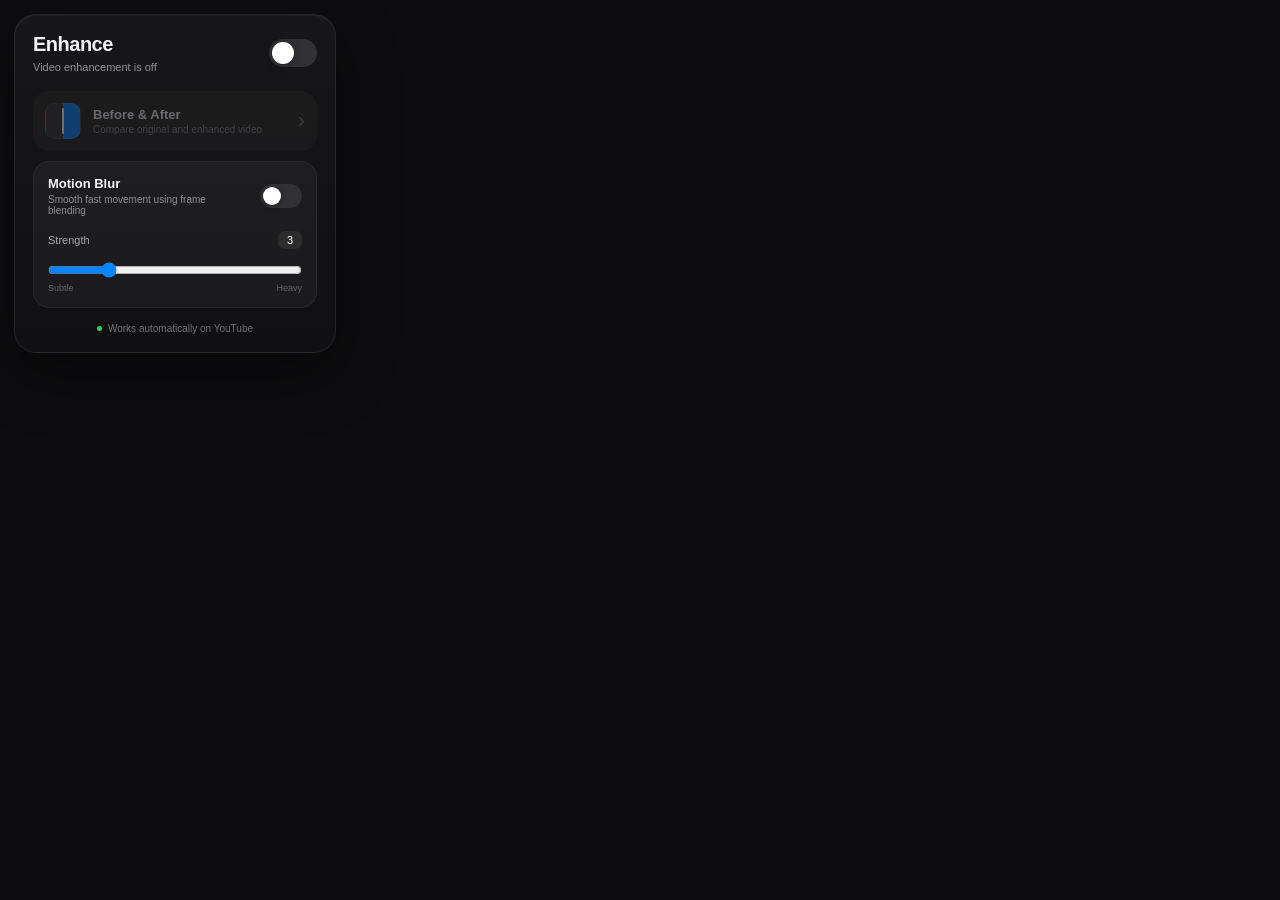
<file: popup.html>
<!DOCTYPE html>
<html lang="en">
<head>
  <meta charset="UTF-8">
  <meta name="viewport" content="width=device-width, initial-scale=1.0">
  <title>Enhance</title>
  <link rel="stylesheet" href="popup.css">
</head>

<body>
  <main class="app">
    <div class="top">
      <div>
        <h1>Enhance</h1>
        <p id="statusText">Video enhancement is off</p>
      </div>

      <label class="switch">
        <input id="enhanceToggle" type="checkbox">
        <span class="switch-ui"></span>
      </label>
    </div>

    <button id="compareButton" class="compare-button" disabled>
      <span class="compare-icon">
        <span></span>
      </span>

      <span class="compare-copy">
        <strong>Before & After</strong>
        <small>Compare original and enhanced video</small>
      </span>

      <span class="arrow">›</span>
    </button>

    <div class="motion-card">
      <div class="motion-top">
        <div>
          <strong>Motion Blur</strong>
          <small>Smooth fast movement using frame blending</small>
        </div>

        <label class="switch small">
          <input id="motionToggle" type="checkbox">
          <span class="switch-ui"></span>
        </label>
      </div>

      <div id="strengthArea" class="strength-area">
        <div class="strength-header">
          <span>Strength</span>
          <span id="strengthValue">3</span>
        </div>

        <input
          id="strengthSlider"
          type="range"
          min="1"
          max="10"
          step="1"
          value="3"
        >

        <div class="range-labels">
          <span>Subtle</span>
          <span>Heavy</span>
        </div>
      </div>
    </div>

    <div class="footer">
      <span class="dot"></span>
      <span>Works automatically on YouTube</span>
    </div>
  </main>

  <script src="popup.js"></script>
</body>
</html>
</file>
<file: popup.css>
* {
  box-sizing: border-box;
}

html,
body {
  margin: 0;
  width: 350px;
  background: #0d0d0f;
  color: #f5f5f7;
  font-family:
    -apple-system,
    BlinkMacSystemFont,
    "Segoe UI",
    sans-serif;
}

body {
  padding: 14px;
}

.app {
  padding: 18px;
  border-radius: 22px;

  background:
    linear-gradient(
      180deg,
      rgba(255, 255, 255, 0.045),
      rgba(255, 255, 255, 0.015)
    );

  border: 1px solid rgba(255, 255, 255, 0.08);

  box-shadow:
    0 20px 60px rgba(0, 0, 0, 0.4),
    inset 0 1px rgba(255, 255, 255, 0.04);
}

.top,
.motion-top {
  display: flex;
  align-items: center;
  justify-content: space-between;
  gap: 16px;
}

h1 {
  margin: 0;
  font-size: 20px;
  font-weight: 650;
  letter-spacing: -0.5px;
}

p {
  margin: 5px 0 0;
  color: #92929a;
  font-size: 11px;
}

.switch {
  position: relative;
  width: 48px;
  height: 28px;
  flex-shrink: 0;
}

.switch.small {
  width: 42px;
  height: 24px;
}

.switch input {
  display: none;
}

.switch-ui {
  position: absolute;
  inset: 0;

  cursor: pointer;

  border-radius: 999px;

  background: #323236;

  transition:
    background 180ms ease,
    box-shadow 180ms ease;
}

.switch-ui::before {
  content: "";

  position: absolute;

  width: 22px;
  height: 22px;

  left: 3px;
  top: 3px;

  border-radius: 50%;

  background: white;

  box-shadow: 0 2px 8px rgba(0, 0, 0, 0.3);

  transition: transform 180ms cubic-bezier(.2, .8, .2, 1);
}

.switch.small .switch-ui::before {
  width: 18px;
  height: 18px;
}

.switch input:checked + .switch-ui {
  background: #0a84ff;

  box-shadow:
    0 0 18px rgba(10, 132, 255, 0.22);
}

.switch input:checked + .switch-ui::before {
  transform: translateX(20px);
}

.switch.small input:checked + .switch-ui::before {
  transform: translateX(18px);
}

.compare-button {
  width: 100%;

  margin-top: 18px;
  padding: 12px;

  border: 0;
  border-radius: 16px;

  background: rgba(255, 255, 255, 0.065);

  color: #f5f5f7;

  display: flex;
  align-items: center;

  gap: 12px;

  text-align: left;

  cursor: pointer;

  transition:
    background 160ms ease,
    transform 160ms ease,
    opacity 160ms ease;
}

.compare-button:not(:disabled):hover {
  background: rgba(255, 255, 255, 0.1);
}

.compare-button:not(:disabled):active {
  transform: scale(0.985);
}

.compare-button:disabled {
  opacity: 0.38;
  cursor: default;
}

.compare-button.active {
  background: rgba(10, 132, 255, 0.14);
}

.compare-icon {
  position: relative;

  width: 36px;
  height: 36px;

  flex-shrink: 0;

  border-radius: 10px;

  overflow: hidden;

  border: 1px solid rgba(255, 255, 255, 0.08);

  background:
    linear-gradient(
      90deg,
      #343438 0%,
      #343438 50%,
      #0a84ff 50%,
      #0a84ff 100%
    );
}

.compare-icon span {
  position: absolute;

  top: 4px;
  bottom: 4px;
  left: calc(50% - 1px);

  width: 2px;

  border-radius: 999px;

  background: white;
}

.compare-copy {
  flex: 1;

  display: flex;
  flex-direction: column;

  gap: 2px;
}

.compare-copy strong,
.motion-top strong {
  font-size: 13px;
  font-weight: 600;
}

.compare-copy small,
.motion-top small {
  color: #8d8d95;
  font-size: 10px;
}

.motion-top > div {
  display: flex;
  flex-direction: column;
  gap: 3px;
}

.arrow {
  color: #77777f;
  font-size: 22px;
}

.motion-card {
  margin-top: 10px;

  padding: 14px;

  border-radius: 16px;

  background: rgba(255, 255, 255, 0.045);

  border: 1px solid rgba(255, 255, 255, 0.055);
}

.strength-area {
  margin-top: 15px;

  transition:
    opacity 160ms ease,
    filter 160ms ease;
}

.strength-area.disabled {
  opacity: 0.35;
  filter: grayscale(1);
  pointer-events: none;
}

.strength-header {
  display: flex;
  align-items: center;
  justify-content: space-between;

  color: #a5a5ad;

  font-size: 11px;
}

#strengthValue {
  min-width: 24px;

  padding: 3px 7px;

  border-radius: 7px;

  background: rgba(255, 255, 255, 0.07);

  color: white;

  text-align: center;
}

#strengthSlider {
  width: 100%;

  margin: 13px 0 5px;

  accent-color: #0a84ff;

  cursor: pointer;
}

.range-labels {
  display: flex;
  justify-content: space-between;

  color: #65656d;

  font-size: 9px;
}

.footer {
  display: flex;
  align-items: center;
  justify-content: center;

  gap: 6px;

  margin-top: 15px;

  color: #707078;

  font-size: 10px;
}

.dot {
  width: 5px;
  height: 5px;

  border-radius: 50%;

  background: #30d158;
}
</file>
